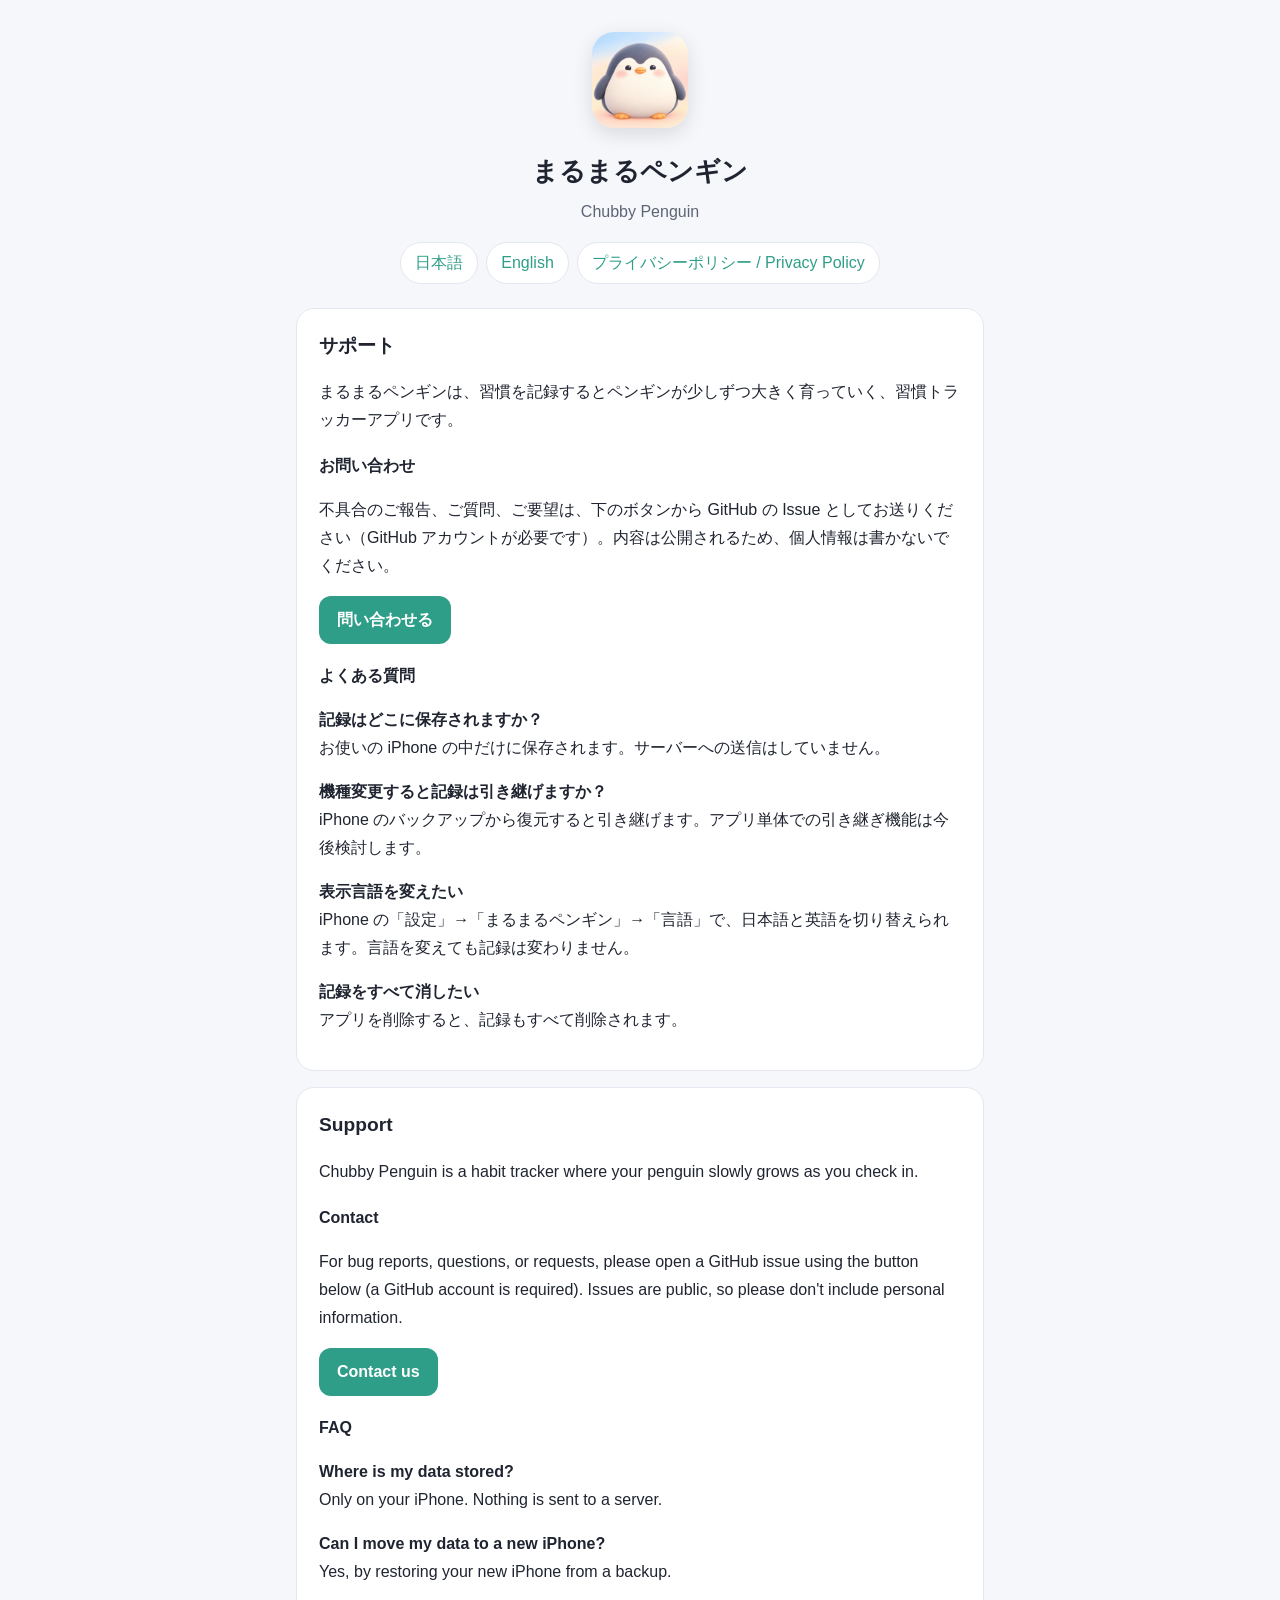
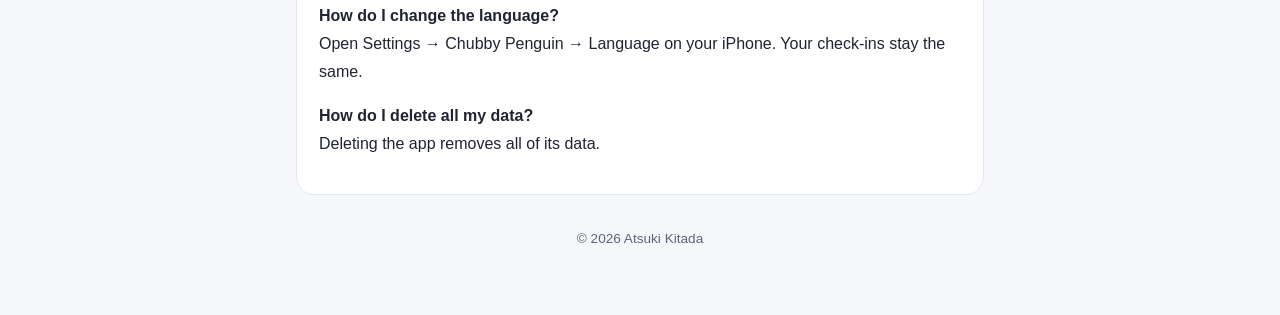
<file: index.html>
<!doctype html>
<html lang="ja">
<head>
<meta charset="utf-8">
<meta name="viewport" content="width=device-width, initial-scale=1">
<title>まるまるペンギン サポート / Chubby Penguin Support</title>
<link rel="stylesheet" href="style.css">
</head>
<body>
<main>
  <header>
    <img src="icon.png" alt="">
    <h1>まるまるペンギン</h1>
    <p class="sub">Chubby Penguin</p>
    <nav>
      <a href="#ja">日本語</a>
      <a href="#en">English</a>
      <a href="privacy.html">プライバシーポリシー / Privacy Policy</a>
    </nav>
  </header>

  <section id="ja">
    <h2>サポート</h2>
    <p>まるまるペンギンは、習慣を記録するとペンギンが少しずつ大きく育っていく、習慣トラッカーアプリです。</p>
    <h3>お問い合わせ</h3>
    <p>不具合のご報告、ご質問、ご要望は、下のボタンから GitHub の Issue としてお送りください（GitHub アカウントが必要です）。内容は公開されるため、個人情報は書かないでください。</p>
    <p><a class="button" href="https://github.com/Atsuki02/chubby-penguin-support/issues/new">問い合わせる</a></p>
    <h3>よくある質問</h3>
    <p><strong>記録はどこに保存されますか？</strong><br>お使いの iPhone の中だけに保存されます。サーバーへの送信はしていません。</p>
    <p><strong>機種変更すると記録は引き継げますか？</strong><br>iPhone のバックアップから復元すると引き継げます。アプリ単体での引き継ぎ機能は今後検討します。</p>
    <p><strong>表示言語を変えたい</strong><br>iPhone の「設定」→「まるまるペンギン」→「言語」で、日本語と英語を切り替えられます。言語を変えても記録は変わりません。</p>
    <p><strong>記録をすべて消したい</strong><br>アプリを削除すると、記録もすべて削除されます。</p>
  </section>

  <section id="en" lang="en">
    <h2>Support</h2>
    <p>Chubby Penguin is a habit tracker where your penguin slowly grows as you check in.</p>
    <h3>Contact</h3>
    <p>For bug reports, questions, or requests, please open a GitHub issue using the button below (a GitHub account is required). Issues are public, so please don't include personal information.</p>
    <p><a class="button" href="https://github.com/Atsuki02/chubby-penguin-support/issues/new">Contact us</a></p>
    <h3>FAQ</h3>
    <p><strong>Where is my data stored?</strong><br>Only on your iPhone. Nothing is sent to a server.</p>
    <p><strong>Can I move my data to a new iPhone?</strong><br>Yes, by restoring your new iPhone from a backup.</p>
    <p><strong>How do I change the language?</strong><br>Open Settings → Chubby Penguin → Language on your iPhone. Your check-ins stay the same.</p>
    <p><strong>How do I delete all my data?</strong><br>Deleting the app removes all of its data.</p>
  </section>

  <footer>© 2026 Atsuki Kitada</footer>
</main>
</body>
</html>
</file>
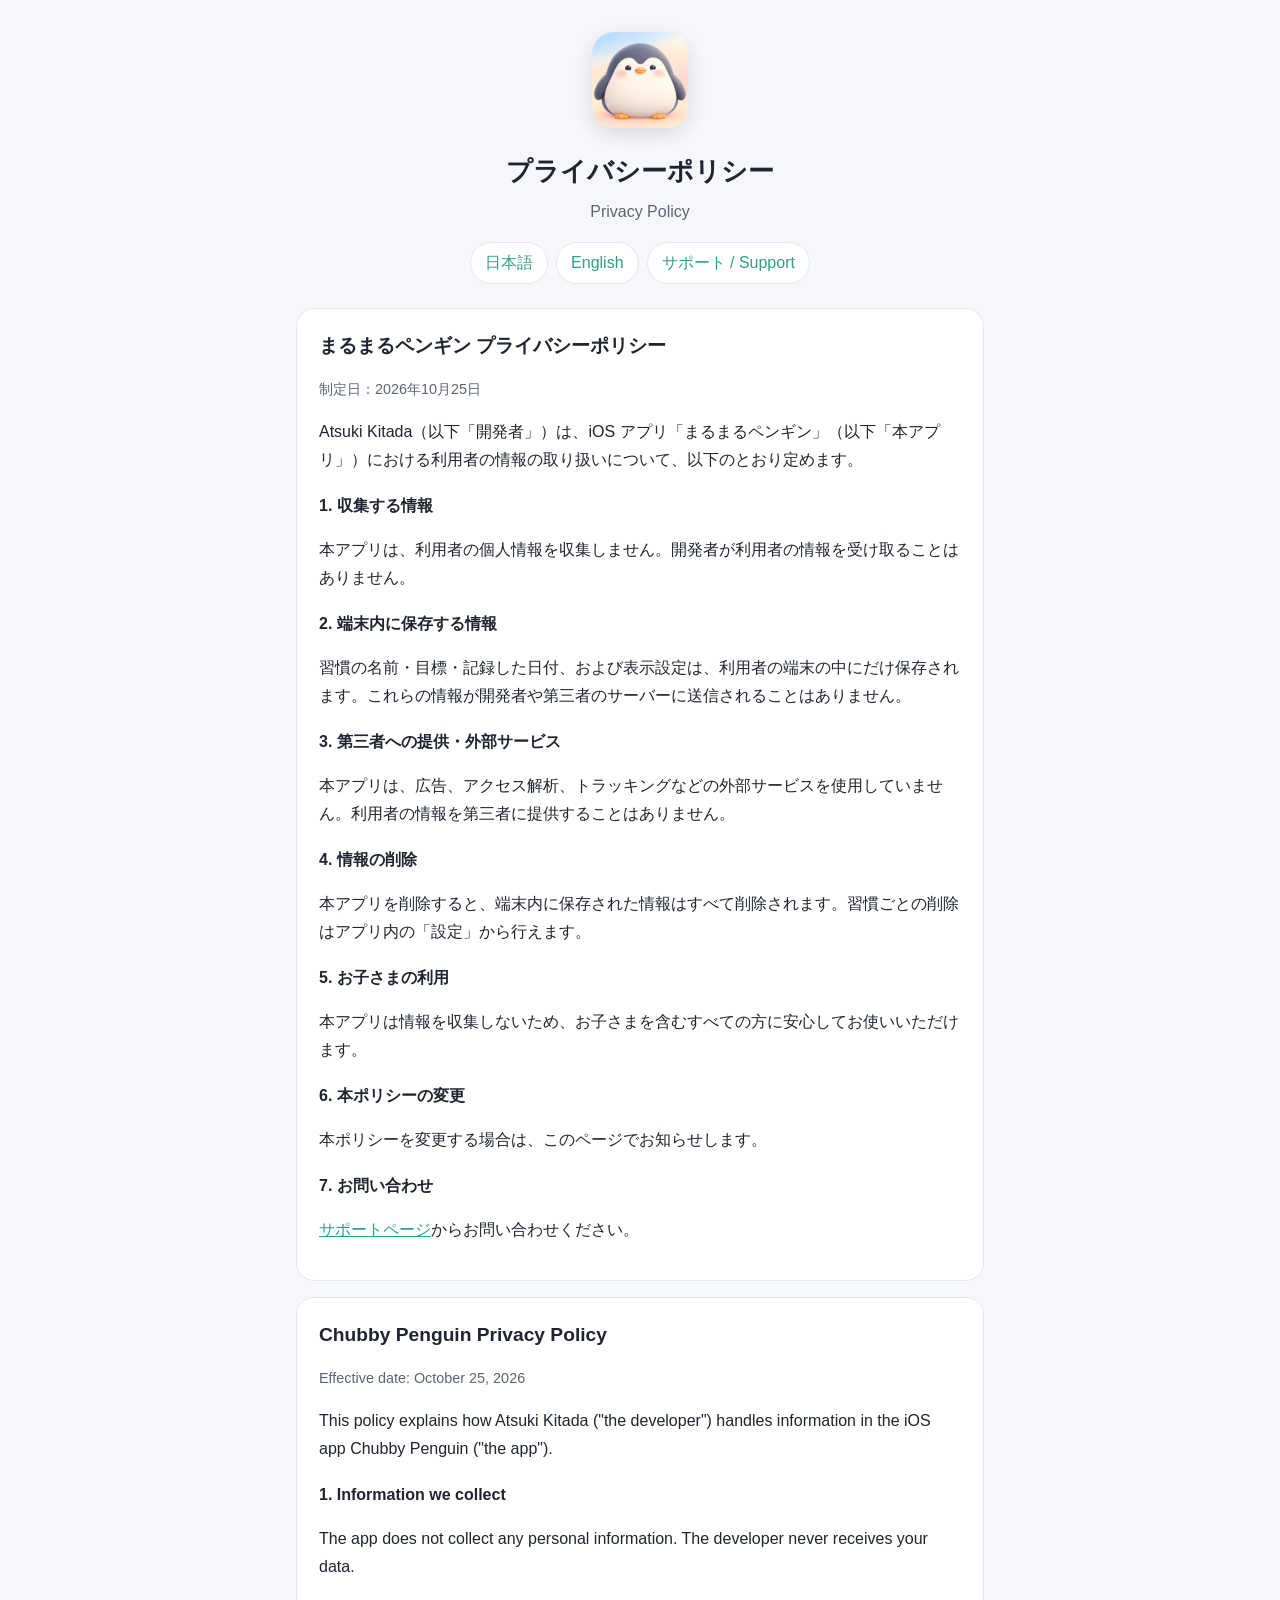
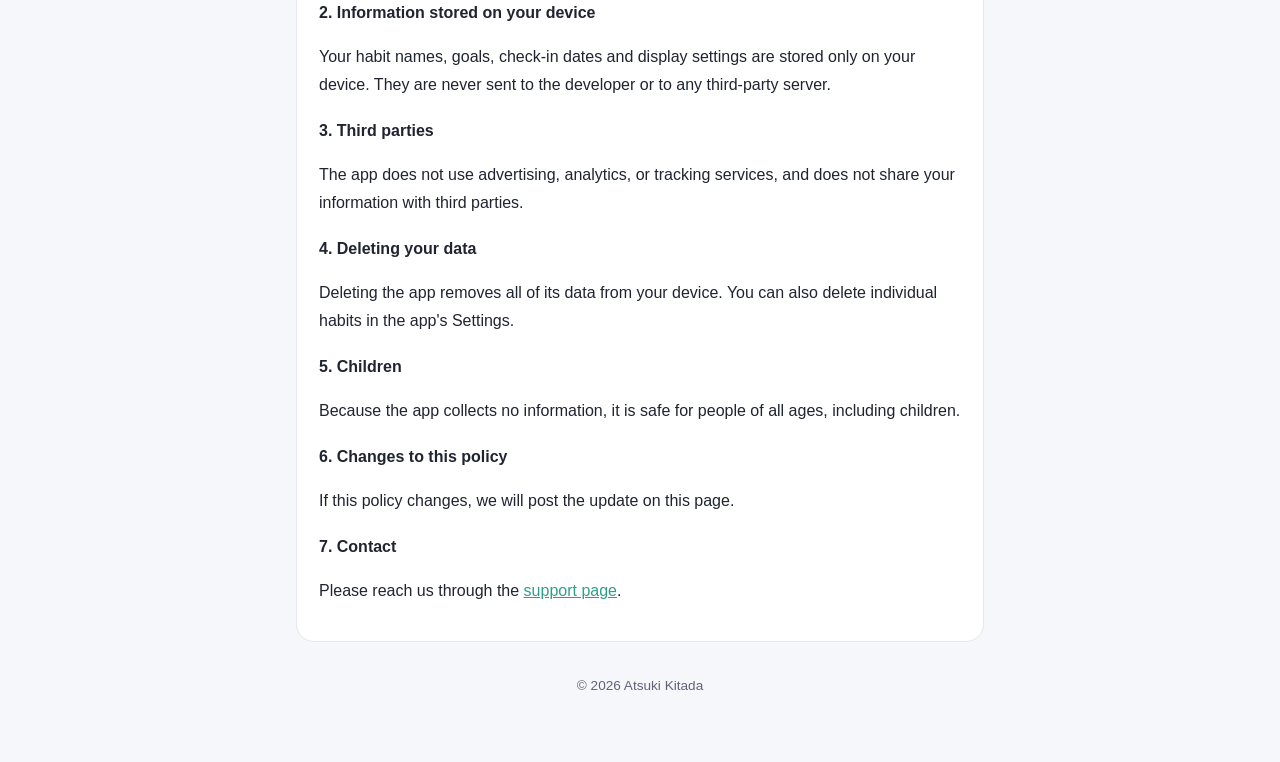
<file: privacy.html>
<!doctype html>
<html lang="ja">
<head>
<meta charset="utf-8">
<meta name="viewport" content="width=device-width, initial-scale=1">
<title>プライバシーポリシー / Privacy Policy — まるまるペンギン</title>
<link rel="stylesheet" href="style.css">
</head>
<body>
<main>
  <header>
    <img src="icon.png" alt="">
    <h1>プライバシーポリシー</h1>
    <p class="sub">Privacy Policy</p>
    <nav>
      <a href="#ja">日本語</a>
      <a href="#en">English</a>
      <a href="index.html">サポート / Support</a>
    </nav>
  </header>

  <section id="ja">
    <h2>まるまるペンギン プライバシーポリシー</h2>
    <p class="muted">制定日：2026年10月25日</p>
    <p>Atsuki Kitada（以下「開発者」）は、iOS アプリ「まるまるペンギン」（以下「本アプリ」）における利用者の情報の取り扱いについて、以下のとおり定めます。</p>
    <h3>1. 収集する情報</h3>
    <p>本アプリは、利用者の個人情報を収集しません。開発者が利用者の情報を受け取ることはありません。</p>
    <h3>2. 端末内に保存する情報</h3>
    <p>習慣の名前・目標・記録した日付、および表示設定は、利用者の端末の中にだけ保存されます。これらの情報が開発者や第三者のサーバーに送信されることはありません。</p>
    <h3>3. 第三者への提供・外部サービス</h3>
    <p>本アプリは、広告、アクセス解析、トラッキングなどの外部サービスを使用していません。利用者の情報を第三者に提供することはありません。</p>
    <h3>4. 情報の削除</h3>
    <p>本アプリを削除すると、端末内に保存された情報はすべて削除されます。習慣ごとの削除はアプリ内の「設定」から行えます。</p>
    <h3>5. お子さまの利用</h3>
    <p>本アプリは情報を収集しないため、お子さまを含むすべての方に安心してお使いいただけます。</p>
    <h3>6. 本ポリシーの変更</h3>
    <p>本ポリシーを変更する場合は、このページでお知らせします。</p>
    <h3>7. お問い合わせ</h3>
    <p><a href="index.html">サポートページ</a>からお問い合わせください。</p>
  </section>

  <section id="en" lang="en">
    <h2>Chubby Penguin Privacy Policy</h2>
    <p class="muted">Effective date: October 25, 2026</p>
    <p>This policy explains how Atsuki Kitada ("the developer") handles information in the iOS app Chubby Penguin ("the app").</p>
    <h3>1. Information we collect</h3>
    <p>The app does not collect any personal information. The developer never receives your data.</p>
    <h3>2. Information stored on your device</h3>
    <p>Your habit names, goals, check-in dates and display settings are stored only on your device. They are never sent to the developer or to any third-party server.</p>
    <h3>3. Third parties</h3>
    <p>The app does not use advertising, analytics, or tracking services, and does not share your information with third parties.</p>
    <h3>4. Deleting your data</h3>
    <p>Deleting the app removes all of its data from your device. You can also delete individual habits in the app's Settings.</p>
    <h3>5. Children</h3>
    <p>Because the app collects no information, it is safe for people of all ages, including children.</p>
    <h3>6. Changes to this policy</h3>
    <p>If this policy changes, we will post the update on this page.</p>
    <h3>7. Contact</h3>
    <p>Please reach us through the <a href="index.html">support page</a>.</p>
  </section>

  <footer>© 2026 Atsuki Kitada</footer>
</main>
</body>
</html>
</file>
<file: style.css>
:root {
  --bg: #f6f7fb; --card: #ffffff; --text: #1f2430; --muted: #5d6475; --accent: #2f9e88; --line: #e4e7ef;
}
@media (prefers-color-scheme: dark) {
  :root { --bg: #14161c; --card: #1d2029; --text: #eceef3; --muted: #a3a9b8; --accent: #5cc8b0; --line: #2c303b; }
}
* { box-sizing: border-box; }
body {
  margin: 0; background: var(--bg); color: var(--text);
  font: 16px/1.75 -apple-system, BlinkMacSystemFont, "Hiragino Sans", "Helvetica Neue", sans-serif;
}
main { max-width: 720px; margin: 0 auto; padding: 32px 16px 64px; }
header { text-align: center; margin-bottom: 24px; }
header img { width: 96px; height: 96px; border-radius: 22px; box-shadow: 0 6px 20px rgba(0,0,0,.12); }
h1 { font-size: 1.6rem; margin: 12px 0 4px; }
.sub { color: var(--muted); margin: 0; }
nav { display: flex; gap: 8px; justify-content: center; flex-wrap: wrap; margin: 16px 0 8px; }
nav a { color: var(--accent); text-decoration: none; padding: 6px 14px; border: 1px solid var(--line); border-radius: 999px; background: var(--card); }
section { background: var(--card); border-radius: 18px; padding: 20px 22px; margin: 16px 0; border: 1px solid var(--line); }
h2 { font-size: 1.2rem; margin: 0 0 8px; }
h3 { font-size: 1rem; margin: 18px 0 4px; }
p, li { color: var(--text); }
.muted { color: var(--muted); font-size: .9rem; }
a { color: var(--accent); }
.button { display: inline-block; background: var(--accent); color: #fff; text-decoration: none; padding: 10px 18px; border-radius: 12px; font-weight: 600; }
footer { text-align: center; color: var(--muted); font-size: .85rem; margin-top: 32px; }
</file>
